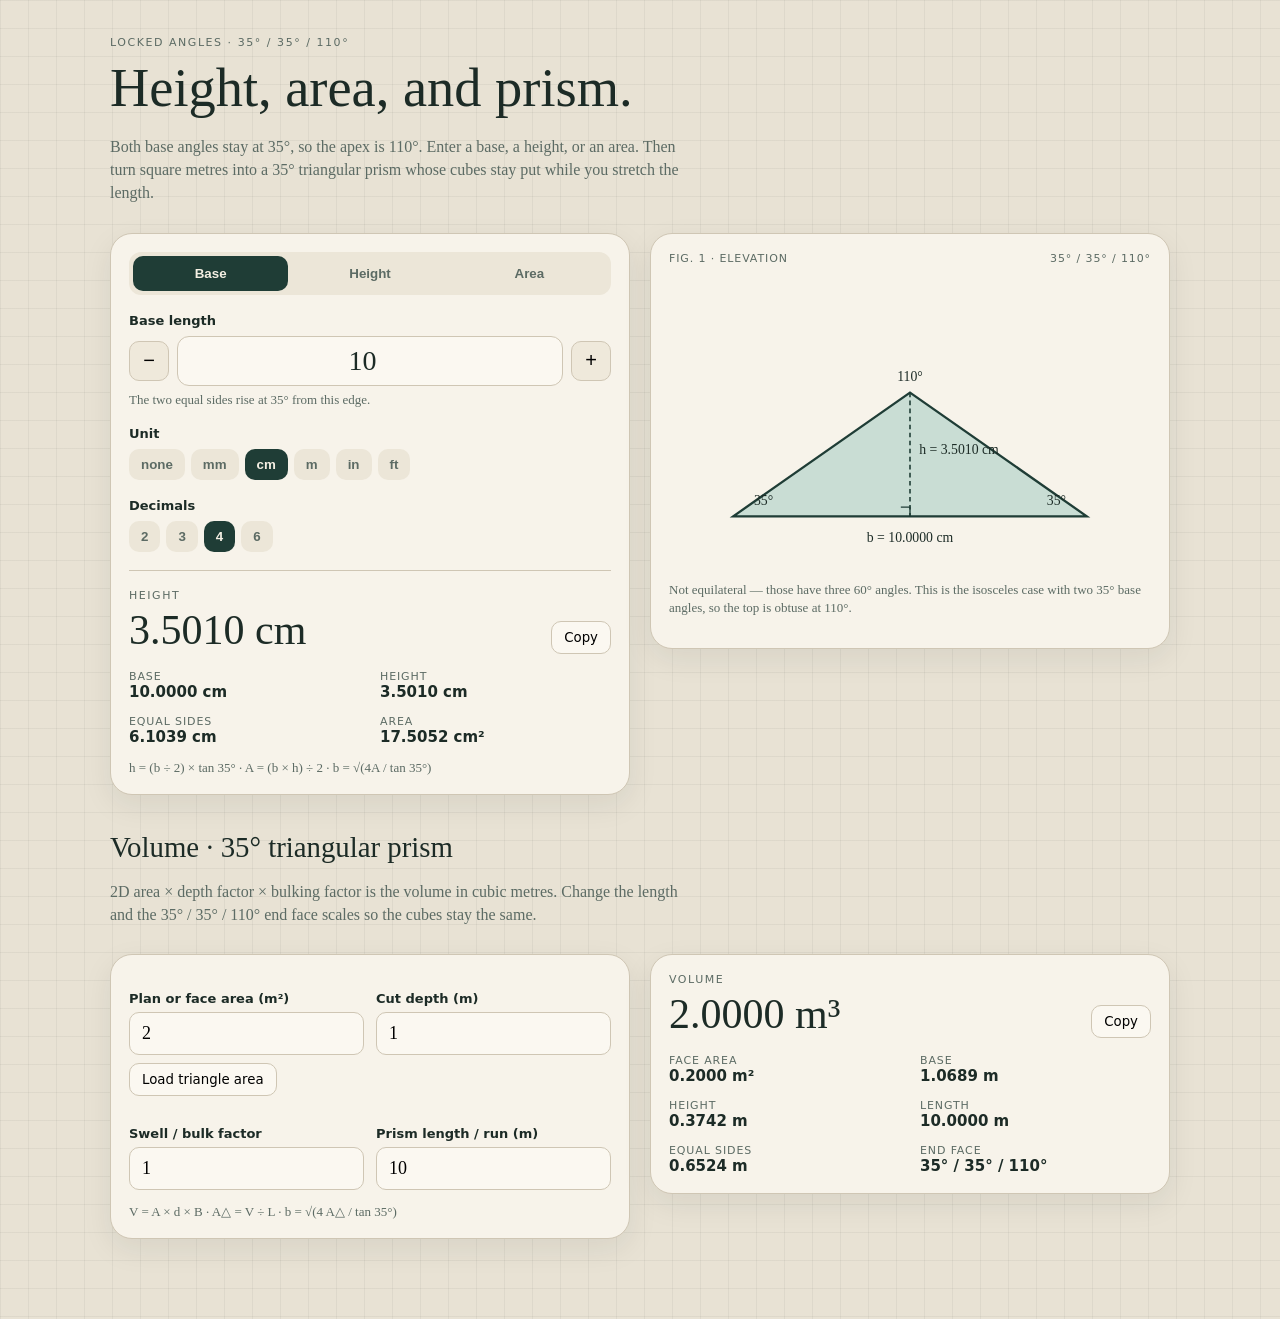
<file: index.html>
<!DOCTYPE html>
<html lang="en">
<head>
  <meta charset="UTF-8" />
  <meta name="viewport" content="width=device-width, initial-scale=1" />
  <title>35° Height · Triangle & Prism</title>
  <style>
    :root {
      --bg: #e8e2d4;
      --paper: #f4efe3;
      --ink: #1c2b26;
      --muted: #5c6b64;
      --line: #cfc6b4;
      --teal: #1f3d36;
      --teal-soft: #d7dfd6;
      --card: #f7f3ea;
      --shadow: 0 10px 30px rgba(28, 43, 38, 0.08);
    }
    * { box-sizing: border-box; }
    body {
      margin: 0;
      font-family: "Iowan Old Style", "Palatino Linotype", Palatino, Georgia, serif;
      background:
        linear-gradient(to right, rgba(28,43,38,0.05) 1px, transparent 1px),
        linear-gradient(to bottom, rgba(28,43,38,0.05) 1px, transparent 1px),
        var(--bg);
      background-size: 28px 28px;
      color: var(--ink);
    }
    .wrap {
      max-width: 1100px;
      margin: 0 auto;
      padding: 36px 20px 80px;
    }
    .kicker {
      letter-spacing: 0.14em;
      font-size: 11px;
      text-transform: uppercase;
      color: var(--muted);
      font-family: ui-sans-serif, system-ui, sans-serif;
    }
    h1 {
      font-size: clamp(2rem, 5vw, 3.4rem);
      font-weight: 500;
      margin: 8px 0 12px;
    }
    .lede {
      max-width: 36rem;
      color: var(--muted);
      line-height: 1.45;
      margin-bottom: 28px;
    }
    .grid {
      display: grid;
      grid-template-columns: 1fr 1fr;
      gap: 20px;
      align-items: start;
    }
    @media (max-width: 860px) { .grid { grid-template-columns: 1fr; } }
    .card {
      background: var(--card);
      border: 1px solid var(--line);
      border-radius: 22px;
      box-shadow: var(--shadow);
      padding: 18px;
    }
    .tabs {
      display: flex;
      background: #ece6d8;
      border-radius: 12px;
      padding: 4px;
      gap: 4px;
      font-family: ui-sans-serif, system-ui, sans-serif;
    }
    .tabs button {
      flex: 1;
      border: 0;
      background: transparent;
      padding: 10px 8px;
      border-radius: 10px;
      cursor: pointer;
      color: var(--muted);
      font-weight: 600;
    }
    .tabs button.on {
      background: var(--teal);
      color: #f4efe3;
    }
    label.field {
      display: block;
      margin-top: 18px;
      font-family: ui-sans-serif, system-ui, sans-serif;
      font-size: 13px;
      font-weight: 600;
    }
    .hint { color: var(--muted); font-size: 13px; margin: 6px 0 0; }
    .stepper {
      display: flex;
      align-items: center;
      gap: 8px;
      margin-top: 8px;
    }
    .stepper button {
      width: 40px; height: 40px;
      border-radius: 10px;
      border: 1px solid var(--line);
      background: #efe9db;
      font-size: 20px;
      cursor: pointer;
    }
    .stepper input {
      flex: 1;
      text-align: center;
      font-size: 28px;
      padding: 8px;
      border-radius: 12px;
      border: 1px solid var(--line);
      background: #fbf8f1;
      font-family: inherit;
      color: var(--ink);
    }
    .pills {
      display: flex;
      flex-wrap: wrap;
      gap: 6px;
      margin-top: 8px;
      font-family: ui-sans-serif, system-ui, sans-serif;
    }
    .pills button {
      border: 0;
      background: #ece6d8;
      color: var(--muted);
      padding: 8px 12px;
      border-radius: 10px;
      cursor: pointer;
      font-weight: 600;
    }
    .pills button.on {
      background: var(--teal);
      color: #f4efe3;
    }
    hr.soft { border: 0; border-top: 1px solid var(--line); margin: 18px 0; }
    .hero-num {
      font-size: 42px;
      margin: 4px 0 0;
    }
    .hero-row {
      display: flex;
      justify-content: space-between;
      align-items: flex-end;
      gap: 12px;
    }
    .copy {
      font-family: ui-sans-serif, system-ui, sans-serif;
      border: 1px solid var(--line);
      background: #fbf8f1;
      border-radius: 10px;
      padding: 8px 12px;
      cursor: pointer;
    }
    .stats {
      display: grid;
      grid-template-columns: 1fr 1fr;
      gap: 14px 20px;
      margin-top: 16px;
      font-family: ui-sans-serif, system-ui, sans-serif;
      font-size: 13px;
    }
    .stats span { display: block; color: var(--muted); letter-spacing: 0.08em; font-size: 11px; text-transform: uppercase; }
    .stats b { font-size: 15px; font-weight: 650; }
    .formula {
      margin-top: 14px;
      color: var(--muted);
      font-size: 13px;
    }
    svg.diagram { width: 100%; height: auto; display: block; }
    .caption { color: var(--muted); font-size: 13px; margin-top: 10px; line-height: 1.4; }
    .fighead {
      display: flex;
      justify-content: space-between;
      font-family: ui-sans-serif, system-ui, sans-serif;
      font-size: 11px;
      letter-spacing: 0.08em;
      text-transform: uppercase;
      color: var(--muted);
      margin-bottom: 8px;
    }
    h2 { font-size: 1.8rem; font-weight: 500; margin: 36px 0 8px; }
    .mini { display: grid; grid-template-columns: 1fr 1fr; gap: 12px; }
    @media (max-width: 600px) { .mini { grid-template-columns: 1fr; } }
    input.plain {
      width: 100%;
      margin-top: 6px;
      padding: 10px 12px;
      border-radius: 10px;
      border: 1px solid var(--line);
      background: #fbf8f1;
      font-size: 18px;
      font-family: inherit;
    }
  </style>
</head>
<body>
  <div class="wrap">
    <div class="kicker">Locked angles · 35° / 35° / 110°</div>
    <h1>Height, area, and prism.</h1>
    <p class="lede">Both base angles stay at 35°, so the apex is 110°. Enter a base, a height, or an area. Then turn square metres into a 35° triangular prism whose cubes stay put while you stretch the length.</p>

    <div class="grid">
      <section class="card">
        <div class="tabs" id="modeTabs">
          <button class="on" data-mode="base">Base</button>
          <button data-mode="height">Height</button>
          <button data-mode="area">Area</button>
        </div>

        <label class="field" id="inputLabel">Base length</label>
        <div class="stepper">
          <button type="button" id="minus">−</button>
          <input id="mainInput" type="number" value="10" min="0" step="any" />
          <button type="button" id="plus">+</button>
        </div>
        <p class="hint" id="inputHint">The two equal sides rise at 35° from this edge.</p>

        <label class="field">Unit</label>
        <div class="pills" id="unitPills">
          <button data-unit="">none</button>
          <button data-unit="mm">mm</button>
          <button class="on" data-unit="cm">cm</button>
          <button data-unit="m">m</button>
          <button data-unit="in">in</button>
          <button data-unit="ft">ft</button>
        </div>

        <label class="field">Decimals</label>
        <div class="pills" id="decPills">
          <button data-dec="2">2</button>
          <button data-dec="3">3</button>
          <button class="on" data-dec="4">4</button>
          <button data-dec="6">6</button>
        </div>

        <hr class="soft" />

        <div class="hero-row">
          <div>
            <div class="kicker" id="heroLabel">Height</div>
            <div class="hero-num" id="heroValue">3.501 cm</div>
          </div>
          <button class="copy" id="copyMain" type="button">Copy</button>
        </div>

        <div class="stats" id="stats"></div>
        <div class="formula">h = (b ÷ 2) × tan 35° · A = (b × h) ÷ 2 · b = √(4A / tan 35°)</div>
      </section>

      <section class="card">
        <div class="fighead">
          <span>Fig. 1 · Elevation</span>
          <span>35° / 35° / 110°</span>
        </div>
        <svg class="diagram" id="svg" viewBox="0 0 420 260" aria-label="35 degree isosceles triangle"></svg>
        <p class="caption">Not equilateral — those have three 60° angles. This is the isosceles case with two 35° base angles, so the top is obtuse at 110°.</p>
      </section>
    </div>

    <h2>Volume · 35° triangular prism</h2>
    <p class="lede">2D area × depth factor × bulking factor is the volume in cubic metres. Change the length and the 35° / 35° / 110° end face scales so the cubes stay the same.</p>

    <div class="grid">
      <section class="card">
        <div class="mini">
          <div>
            <label class="field">Plan or face area (m²)</label>
            <input class="plain" id="prismArea" type="number" value="2" min="0" step="any" />
            <button class="copy" id="loadArea" type="button" style="margin-top:8px">Load triangle area</button>
          </div>
          <div>
            <label class="field">Cut depth (m)</label>
            <input class="plain" id="prismDepth" type="number" value="1" min="0" step="any" />
          </div>
          <div>
            <label class="field">Swell / bulk factor</label>
            <input class="plain" id="prismBulk" type="number" value="1" min="0" step="any" />
          </div>
          <div>
            <label class="field">Prism length / run (m)</label>
            <input class="plain" id="prismLen" type="number" value="10" min="0" step="any" />
          </div>
        </div>
        <div class="formula">V = A × d × B · A△ = V ÷ L · b = √(4 A△ / tan 35°)</div>
      </section>

      <section class="card">
        <div class="hero-row">
          <div>
            <div class="kicker">Volume</div>
            <div class="hero-num" id="volHero">20 m³</div>
          </div>
          <button class="copy" id="copyVol" type="button">Copy</button>
        </div>
        <div class="stats" id="prismStats"></div>
      </section>
    </div>
  </div>

<script>
const TAN35 = Math.tan(35 * Math.PI / 180);
const SIN35 = Math.sin(35 * Math.PI / 180);
const COS35 = Math.cos(35 * Math.PI / 180);

const state = {
  mode: "base",
  value: 10,
  unit: "cm",
  decimals: 4
};

function fmt(n, u) {
  if (!isFinite(n)) return "—";
  const s = n.toFixed(state.decimals);
  return u ? s + " " + u : s;
}

function solveFrom(mode, v) {
  let b, h, a;
  if (mode === "base") {
    b = v;
    h = (b / 2) * TAN35;
    a = (b * h) / 2;
  } else if (mode === "height") {
    h = v;
    b = (2 * h) / TAN35;
    a = (b * h) / 2;
  } else {
    a = v;
    b = Math.sqrt((4 * a) / TAN35);
    h = (b / 2) * TAN35;
  }
  const side = h / SIN35;
  return { b, h, a, side };
}

function drawTriangle(tri) {
  const svg = document.getElementById("svg");
  const W = 420, H = 260;
  const pad = 56;
  const maxW = W - pad * 2;
  const maxH = H - pad * 2 - 10;
  const aspect = tri.b / Math.max(tri.h, 1e-9);
  let dw, dh;
  if (aspect > maxW / maxH) {
    dw = maxW; dh = maxW / aspect;
  } else {
    dh = maxH; dw = maxH * aspect;
  }
  const x0 = (W - dw) / 2;
  const y0 = H - 48;
  const apexX = x0 + dw / 2;
  const apexY = y0 - dh;
  const u = state.unit;
  svg.innerHTML = `
    <polygon points="${x0},${y0} ${x0+dw},${y0} ${apexX},${apexY}" fill="#c9ddd4" stroke="#1f3d36" stroke-width="2"/>
    <line x1="${apexX}" y1="${apexY}" x2="${apexX}" y2="${y0}" stroke="#1f3d36" stroke-dasharray="4 3" stroke-width="1.4"/>
    <path d="M ${apexX-8} ${y0-8} H ${apexX} V ${y0}" fill="none" stroke="#1f3d36" stroke-width="1.2"/>
    <text x="${apexX + 8}" y="${(apexY+y0)/2}" font-size="12" fill="#1c2b26">h = ${fmt(tri.h, u)}</text>
    <text x="${W/2}" y="${y0+22}" text-anchor="middle" font-size="12" fill="#1c2b26">b = ${fmt(tri.b, u)}</text>
    <text x="${apexX}" y="${apexY-10}" text-anchor="middle" font-size="12" fill="#1c2b26">110°</text>
    <text x="${x0+18}" y="${y0-10}" font-size="12" fill="#1c2b26">35°</text>
    <text x="${x0+dw-18}" y="${y0-10}" text-anchor="end" font-size="12" fill="#1c2b26">35°</text>
  `;
}

function render() {
  const v = Number(state.value);
  const tri = solveFrom(state.mode, v);
  const u = state.unit;
  const heroMap = { base: ["Height", tri.h], height: ["Base", tri.b], area: ["Base", tri.b] };
  const [hl, hv] = heroMap[state.mode];
  document.getElementById("heroLabel").textContent = hl;
  document.getElementById("heroValue").textContent = fmt(hv, u);
  const areaUnit = u ? u + "²" : "";
  document.getElementById("stats").innerHTML = `
    <div><span>Base</span><b>${fmt(tri.b, u)}</b></div>
    <div><span>Height</span><b>${fmt(tri.h, u)}</b></div>
    <div><span>Equal sides</span><b>${fmt(tri.side, u)}</b></div>
    <div><span>Area</span><b>${fmt(tri.a, areaUnit)}</b></div>
  `;
  drawTriangle(tri);
  renderPrism(tri);
}

function currentAreaInM2(tri) {
  const toM = { "": 1, mm: 0.001, cm: 0.01, m: 1, in: 0.0254, ft: 0.3048 };
  const f = toM[state.unit] ?? 1;
  return tri.a * f * f;
}

function renderPrism(tri) {
  const A = Number(document.getElementById("prismArea").value);
  const d = Number(document.getElementById("prismDepth").value);
  const B = Number(document.getElementById("prismBulk").value);
  const L = Number(document.getElementById("prismLen").value);
  const V = A * d * B;
  const face = L > 0 ? V / L : 0;
  const faceTri = solveFrom("area", face);
  document.getElementById("volHero").textContent = (isFinite(V) ? V.toFixed(state.decimals) : "—") + " m³";
  document.getElementById("prismStats").innerHTML = `
    <div><span>Face area</span><b>${fmt(face, "m²")}</b></div>
    <div><span>Base</span><b>${fmt(faceTri.b, "m")}</b></div>
    <div><span>Height</span><b>${fmt(faceTri.h, "m")}</b></div>
    <div><span>Length</span><b>${fmt(L, "m")}</b></div>
    <div><span>Equal sides</span><b>${fmt(faceTri.side, "m")}</b></div>
    <div><span>End face</span><b>35° / 35° / 110°</b></div>
  `;
}

function setMode(mode) {
  state.mode = mode;
  document.querySelectorAll("#modeTabs button").forEach(b => b.classList.toggle("on", b.dataset.mode === mode));
  const labels = {
    base: ["Base length", "The two equal sides rise at 35° from this edge."],
    height: ["Height", "Perpendicular from the apex to the base."],
    area: ["Area", "Triangle area. Base and height follow from 35°."]
  };
  document.getElementById("inputLabel").textContent = labels[mode][0];
  document.getElementById("inputHint").textContent = labels[mode][1];
  render();
}

document.getElementById("modeTabs").addEventListener("click", e => {
  const b = e.target.closest("button");
  if (b) setMode(b.dataset.mode);
});
document.getElementById("unitPills").addEventListener("click", e => {
  const b = e.target.closest("button");
  if (!b) return;
  state.unit = b.dataset.unit;
  document.querySelectorAll("#unitPills button").forEach(x => x.classList.toggle("on", x === b));
  render();
});
document.getElementById("decPills").addEventListener("click", e => {
  const b = e.target.closest("button");
  if (!b) return;
  state.decimals = Number(b.dataset.dec);
  document.querySelectorAll("#decPills button").forEach(x => x.classList.toggle("on", x === b));
  render();
});
const input = document.getElementById("mainInput");
input.addEventListener("input", () => { state.value = input.value; render(); });
document.getElementById("minus").onclick = () => {
  state.value = Math.max(0, Number(state.value) - 1);
  input.value = state.value;
  render();
};
document.getElementById("plus").onclick = () => {
  state.value = Number(state.value) + 1;
  input.value = state.value;
  render();
};
["prismArea","prismDepth","prismBulk","prismLen"].forEach(id => {
  document.getElementById(id).addEventListener("input", render);
});
document.getElementById("loadArea").onclick = () => {
  const tri = solveFrom(state.mode, Number(state.value));
  document.getElementById("prismArea").value = currentAreaInM2(tri).toFixed(6);
  render();
};
document.getElementById("copyMain").onclick = () => {
  navigator.clipboard.writeText(document.getElementById("heroValue").textContent);
};
document.getElementById("copyVol").onclick = () => {
  navigator.clipboard.writeText(document.getElementById("volHero").textContent);
};

render();
</script>
</body>
</html>
</file>
